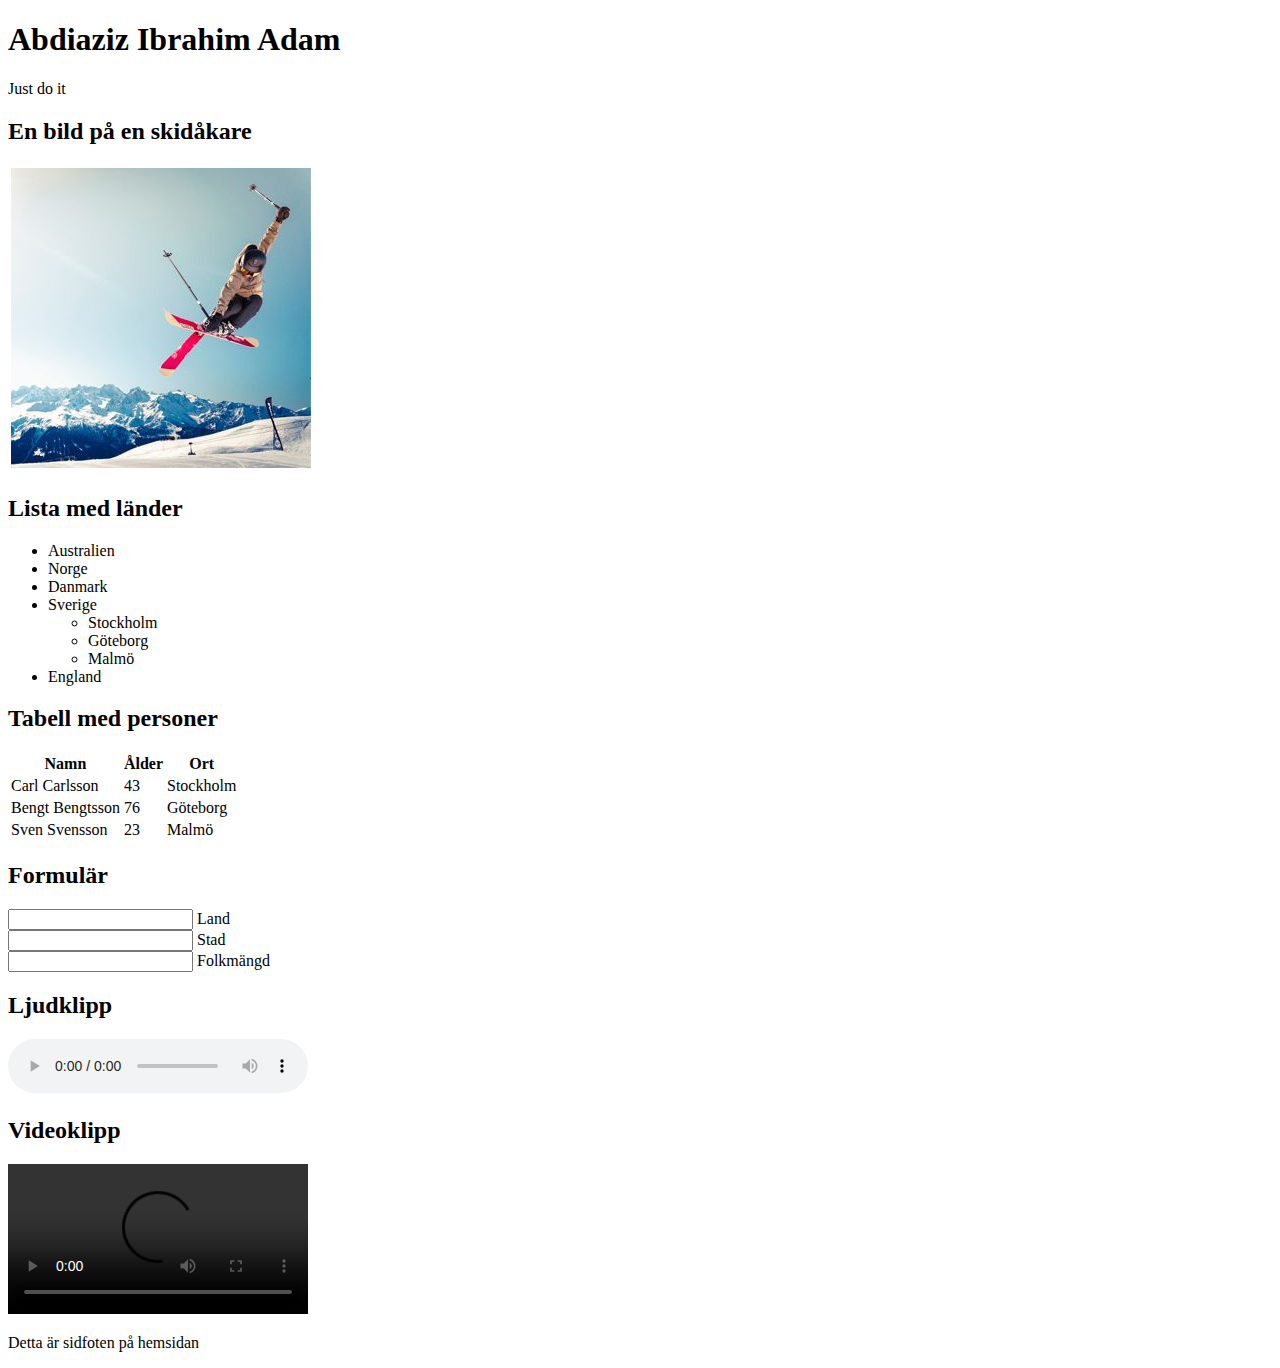
<file: Html & CSS/Checkpoint_2/index.html>
<!DOCTYPE html>
<html lang="sv">
<head>
    <meta charset="UTF-8">
    <meta name="description" content="Checkpoint 2">
    <meta name="author" content="Abdiaziz Ibrahim Adam">
    <title>Abdiaziz Ibrahim Adam</title>
</head>
<body>
    <header>
        <h1>Abdiaziz Ibrahim Adam</h1>
        <p>Just do it</p>
    </header>
    <main>
        <!-- Första sektionen -->
        <section>
            <h2>En bild på en skidåkare</h2>
            <table>
                <tr>
                    <td>
                        <img src="images/ski(300x300).jpg" alt="En skidåkare i luften">
                    </td>
                </tr>
            </table>
        </section>
        

        <!-- Andra sektionen -->
        <section>
            <h2>Lista med länder</h2>
            <ul>
                <li>Australien</li>
                <li>Norge</li>
                <li>Danmark</li>
                <li>Sverige
                    <ul>
                        <li>Stockholm</li>
                        <li>Göteborg</li>
                        <li>Malmö</li>
                    </ul>
                </li>
                <li>England</li>
            </ul>
        </section>

        <!-- Tredje sektionen -->
        <section>
            <h2>Tabell med personer</h2>
            <table>
                <thead>
                    <tr>
                        <th>Namn</th>
                        <th>Ålder</th>
                        <th>Ort</th>
                    </tr>
                </thead>
                <tbody>
                    <tr>
                        <td>Carl Carlsson</td>
                        <td>43</td>
                        <td>Stockholm</td>
                    </tr>
                    <tr>
                        <td>Bengt Bengtsson</td>
                        <td>76</td>
                        <td>Göteborg</td>
                    </tr>
                    <tr>
                        <td>Sven Svensson</td>
                        <td>23</td>
                        <td>Malmö</td>
                    </tr>
                </tbody>
            </table>
        </section>

        <!-- Fjärde sektionen -->
        <section>
            <h2>Formulär</h2>
            <form>
                <input type="text" id="land" name="land">
                <label for="land">Land</label><br>
                <input type="text" id="stad" name="stad">
                <label for="stad">Stad</label><br>
                <input type="text" id="folkmangd" name="folkmangd">
                <label for="folkmangd">Folkmängd</label><br>
            </form>
        </section>

        <!-- Femte sektionen -->
        <section>
            <h2>Ljudklipp</h2>
            <audio controls>
                <source src="https://webbkurs.ei.hv.se/media/house-vibes.mp3" type="audio/mp3">
                <source src="https://webbkurs.ei.hv.se/media/house-vibes.ogg" type="audio/ogg">
                <source src="https://webbkurs.ei.hv.se/media/house-vibes.aac" type="audio/aac">
                Din webbläsare stödjer inte ljudtaggen.
            </audio>
    
            <h2>Videoklipp</h2>
            <video controls>
                <source src="https://webbkurs.ei.hv.se/media/Big-Buck-Bunny.mp4" type="video/mp4">
                <source src="https://webbkurs.ei.hv.se/media/Big-Buck-Bunny.webm" type="video/webm">
                Din webbläsare stödjer inte videotaggen.
            </video>
        </section>
    </main>
    <footer>
        <p>Detta är sidfoten på hemsidan</p>
    </footer>
</body>
</html>
</file>
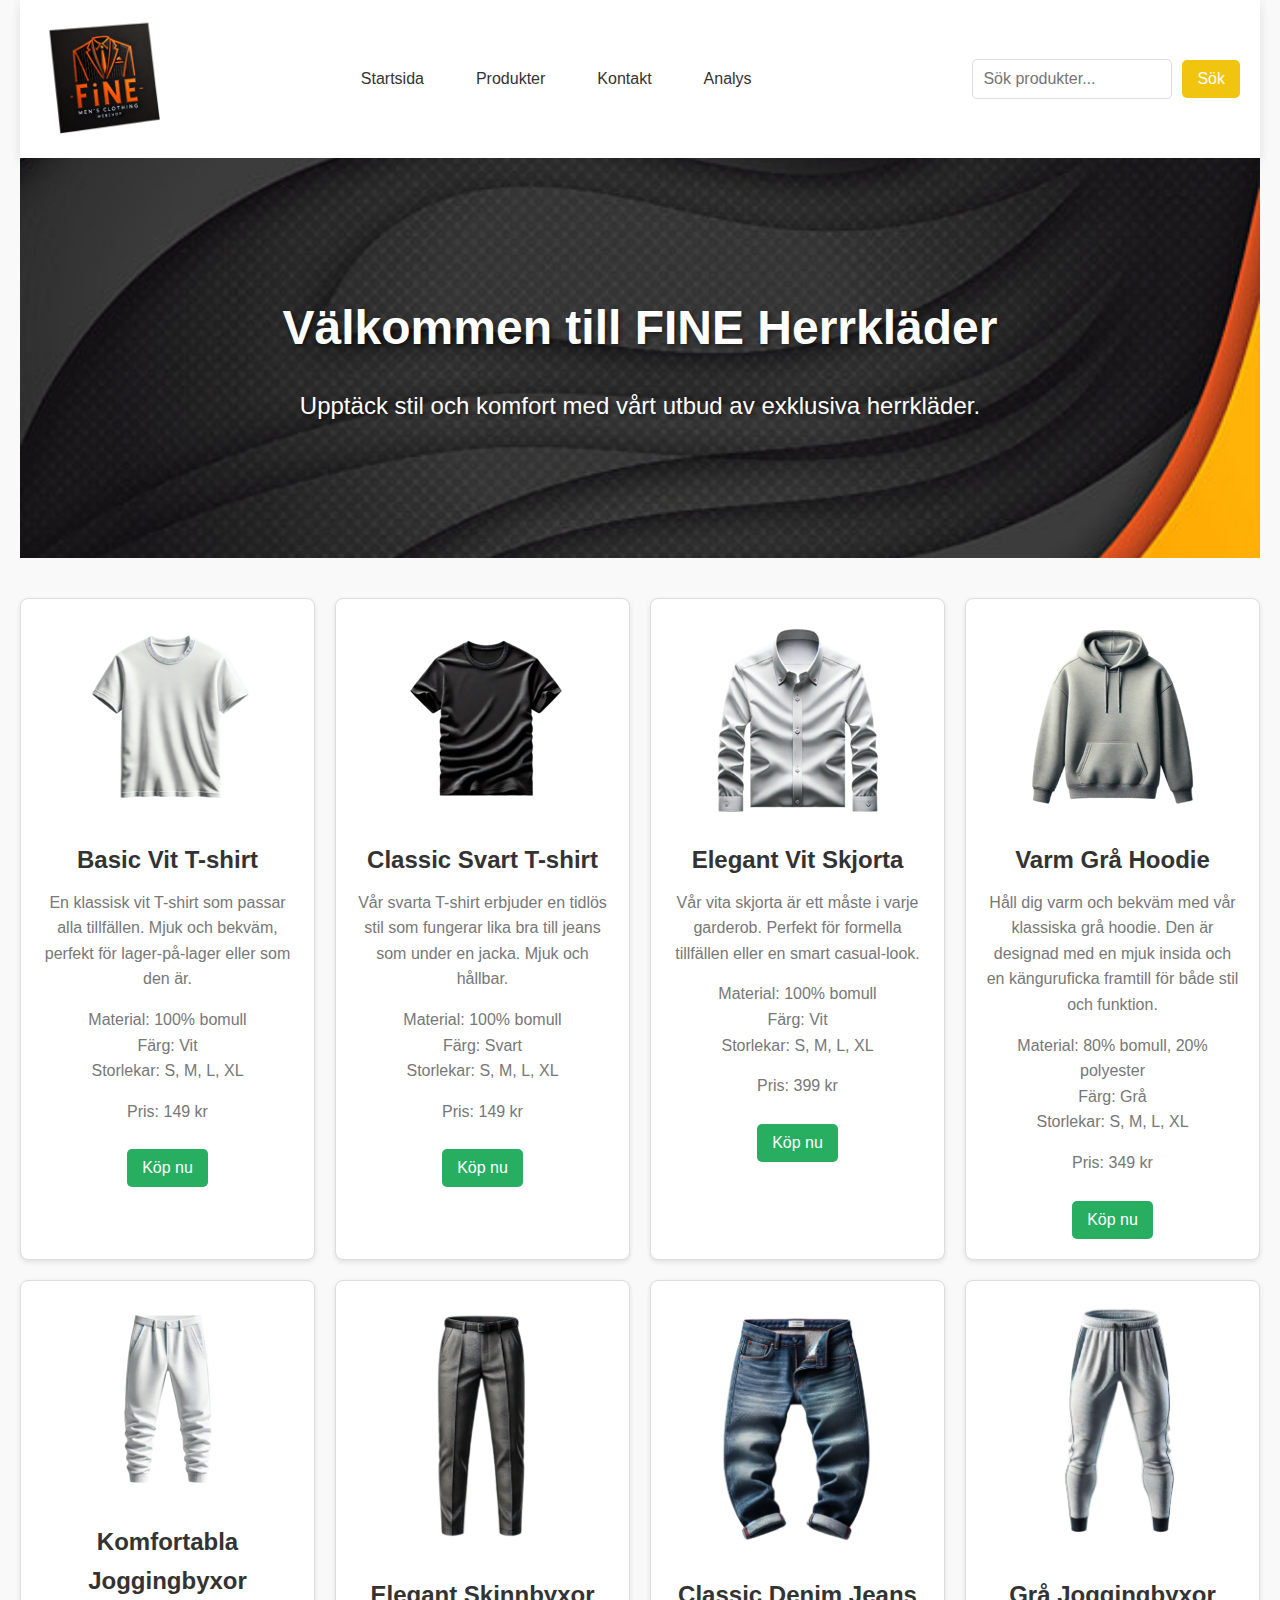
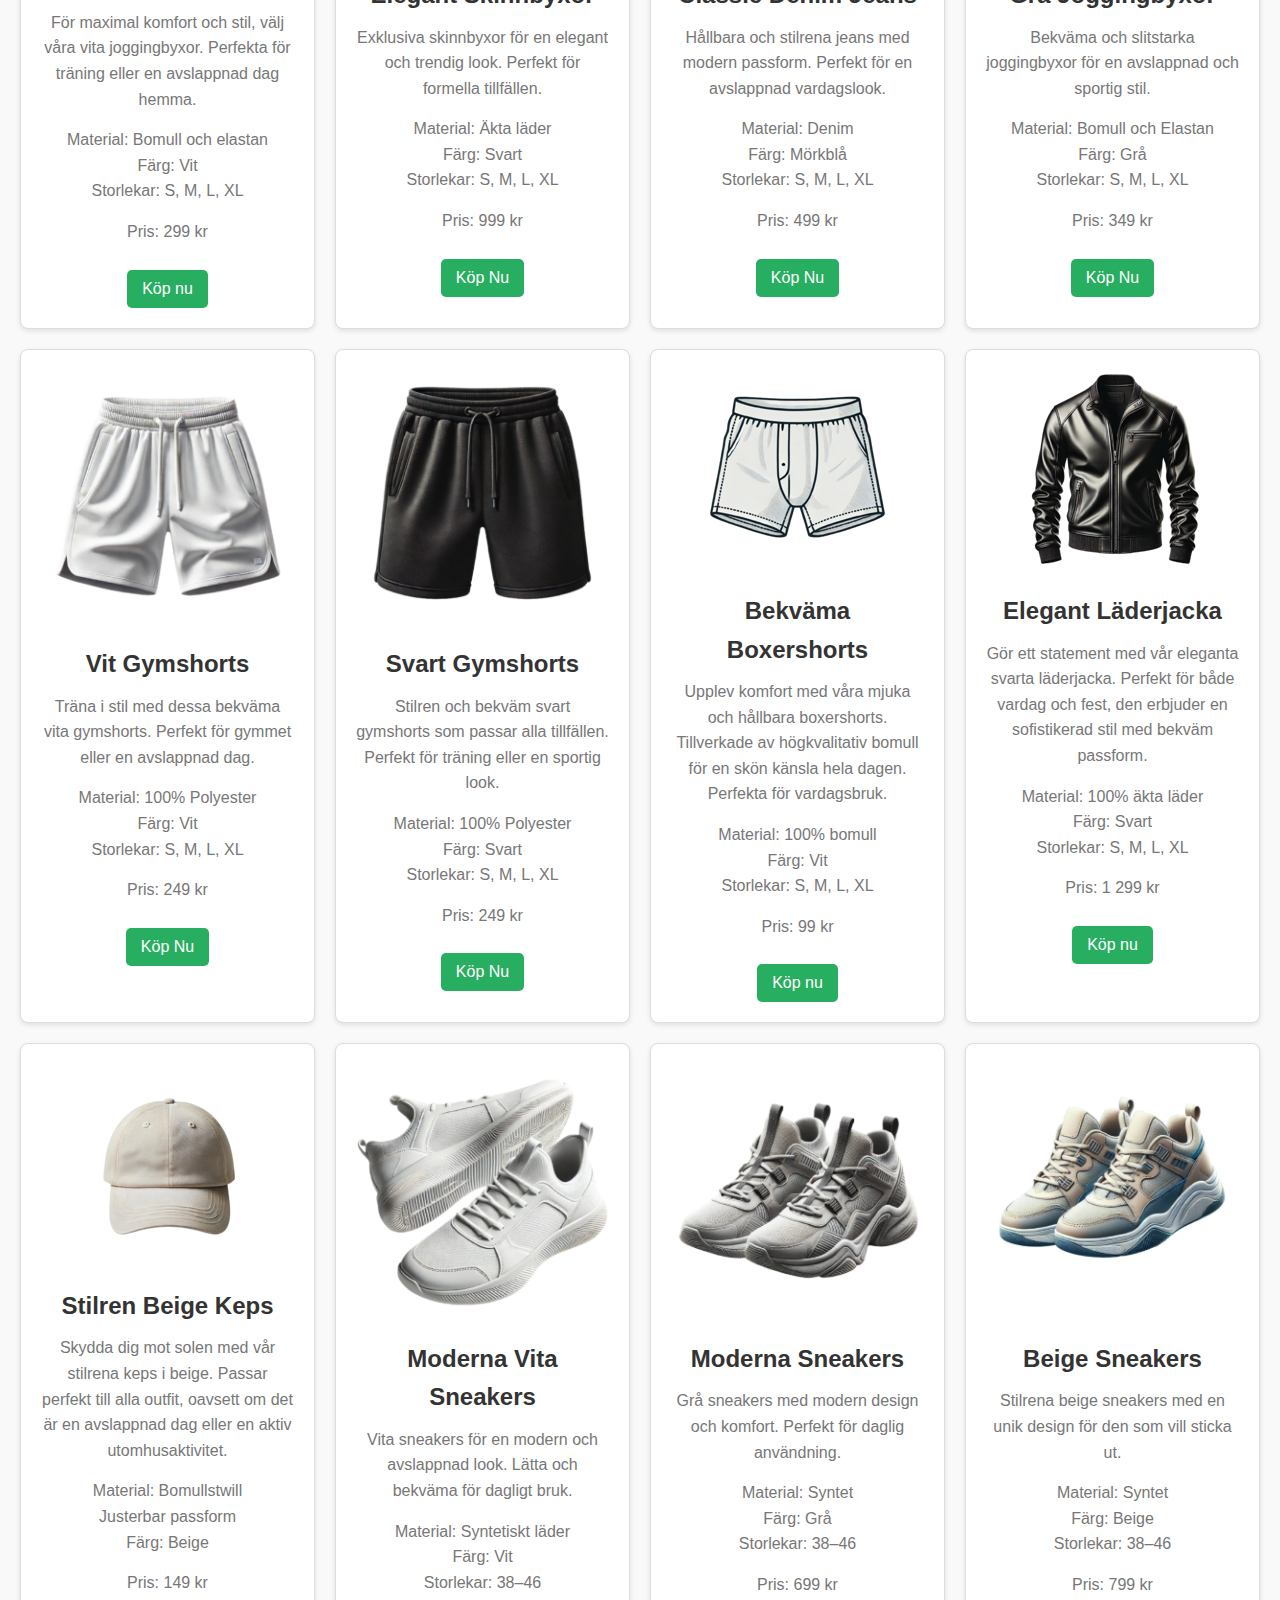
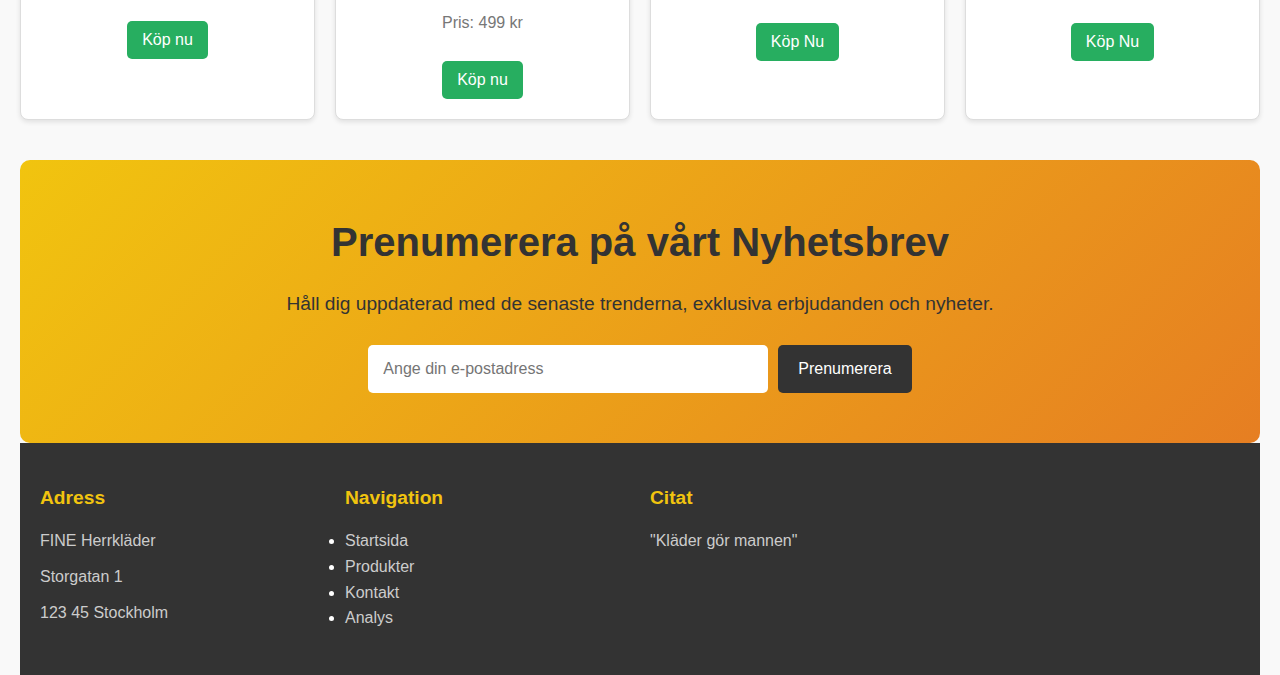
<file: Html & CSS/webbshop/index.html>
<!DOCTYPE html>
<html lang="sv">
<head>
    <meta charset="UTF-8">
    <meta name="description" content="Webbshop för herrkläder">
    <meta name="author" content="Abdiaziz Ibrahim Adam">
    <meta name="viewport" content="width=device-width, initial-scale=1.0">
    <title>Herrkläder Webbshop</title>
    <link rel="stylesheet" href="css/style.css">
</head>
<body>
    <div class="wrapper">

        <!-- Header -->
        <header class="header">
            <div class="logo-container">
                <img src="images/logo.png" alt="Logotyp" class="logo">
                
            </div>
            <nav>
                <ul class="nav">
                    <li><a href="index.html">Startsida</a></li>
                    <li><a href="#">Produkter</a></li>
                    <li><a href="#">Kontakt</a></li>
                    <li><a href="analys.html">Analys</a></li>
                </ul>
            </nav>
            <form class="search-form">
                <input type="text" name="query" class="search-input" placeholder="Sök produkter...">
                <button type="submit" class="search-button">Sök</button>
            </form>
        </header>

        <!-- Hero Section -->
        <div class="hero">
            <h1>Välkommen till FINE Herrkläder</h1>
            <p>Upptäck stil och komfort med vårt utbud av exklusiva herrkläder.</p>
        </div>


        <!-- Produkter -->
        <main class="products">
            <!-- T-shirts -->
            <article class="product">
                <img src="images/tshirt1.png" alt="Vit T-shirt" class="product-image">
                <h2>Basic Vit T-shirt</h2>
                <p class="product-description">En klassisk vit T-shirt som passar alla tillfällen. Mjuk och bekväm, perfekt för lager-på-lager eller som den är.</p>
                <p class="product-details">Material: 100% bomull<br>Färg: Vit<br>Storlekar: S, M, L, XL</p>
                <p class="product-price">Pris: 149 kr</p>
                <button class="buy-now">Köp nu</button>
            </article>
            <article class="product">
                <img src="images/tshirt2.png" alt="Svart T-shirt" class="product-image">
                <h2>Classic Svart T-shirt</h2>
                <p class="product-description">Vår svarta T-shirt erbjuder en tidlös stil som fungerar lika bra till jeans som under en jacka. Mjuk och hållbar.</p>
                <p class="product-details">Material: 100% bomull<br>Färg: Svart<br>Storlekar: S, M, L, XL</p>
                <p class="product-price">Pris: 149 kr</p>
                <button class="buy-now">Köp nu</button>
            </article>

            <!-- Skjorta -->
            <article class="product">
                <img src="images/shirt1.png" alt="Vit skjorta" class="product-image">
                <h2>Elegant Vit Skjorta</h2>
                <p class="product-description">Vår vita skjorta är ett måste i varje garderob. Perfekt för formella tillfällen eller en smart casual-look.</p>
                <p class="product-details">Material: 100% bomull<br>Färg: Vit<br>Storlekar: S, M, L, XL</p>
                <p class="product-price">Pris: 399 kr</p>
                <button class="buy-now">Köp nu</button>
            </article>

            <!-- Hoodie -->
            <article class="product">
                <img src="images/hodie1.png" alt="Grå hoodie" class="product-image">
                <h2>Varm Grå Hoodie</h2>
                <p class="product-description">Håll dig varm och bekväm med vår klassiska grå hoodie. Den är designad med en mjuk insida och en känguruficka framtill för både stil och funktion.</p>
                <p class="product-details">Material: 80% bomull, 20% polyester<br>Färg: Grå<br>Storlekar: S, M, L, XL</p>
                <p class="product-price">Pris: 349 kr</p>
                <button class="buy-now">Köp nu</button>
            </article>

            <!-- Byxor -->
            <article class="product">
                <img src="images/pants1.png" alt="Vita joggingbyxor" class="product-image">
                <h2>Komfortabla Joggingbyxor</h2>
                <p class="product-description">För maximal komfort och stil, välj våra vita joggingbyxor. Perfekta för träning eller en avslappnad dag hemma.</p>
                <p class="product-details">Material: Bomull och elastan<br>Färg: Vit<br>Storlekar: S, M, L, XL</p>
                <p class="product-price">Pris: 299 kr</p>
                <button class="buy-now">Köp nu</button>
            </article>

            <!-- Skinnbyxor -->
            <article class="product">
                <img src="images/pants2.png" alt="Skinnbyxor" class="product-image">
                <h2>Elegant Skinnbyxor</h2>
                <p class="product-description">Exklusiva skinnbyxor för en elegant och trendig look. Perfekt för formella tillfällen.</p>
                <p class="product-details">Material: Äkta läder<br>Färg: Svart<br>Storlekar: S, M, L, XL</p>
                <p class="product-price">Pris: 999 kr</p>
                <button class="buy-now">Köp Nu</button>
            </article>

            <!-- Jeans -->
            <article class="product">
                <img src="images/pants3.png" alt="Jeans" class="product-image">
                <h2>Classic Denim Jeans</h2>
                <p class="product-description">Hållbara och stilrena jeans med modern passform. Perfekt för en avslappnad vardagslook.</p>
                <p class="product-details">Material: Denim<br>Färg: Mörkblå<br>Storlekar: S, M, L, XL</p>
                <p class="product-price">Pris: 499 kr</p>
                <button class="buy-now">Köp Nu</button>
            </article>

            <!-- Joggingbyxor Grå -->
            <article class="product">
                <img src="images/pants4.png" alt="Joggingbyxor Grå" class="product-image">
                <h2>Grå Joggingbyxor</h2>
                <p class="product-description">Bekväma och slitstarka joggingbyxor för en avslappnad och sportig stil.</p>
                <p class="product-details">Material: Bomull och Elastan<br>Färg: Grå<br>Storlekar: S, M, L, XL</p>
                <p class="product-price">Pris: 349 kr</p>
                <button class="buy-now">Köp Nu</button>
            </article>

            <!-- Gymshorts Vit -->
            <article class="product">
                <img src="images/gymshorts1.png" alt="Gymshorts Vit" class="product-image">
                <h2>Vit Gymshorts</h2>
                <p class="product-description">Träna i stil med dessa bekväma vita gymshorts. Perfekt för gymmet eller en avslappnad dag.</p>
                <p class="product-details">Material: 100% Polyester<br>Färg: Vit<br>Storlekar: S, M, L, XL</p>
                <p class="product-price">Pris: 249 kr</p>
                <button class="buy-now">Köp Nu</button>
            </article>

            <!-- Gymshorts Svart -->
            <article class="product">
                <img src="images/gymshorts2.png" alt="Gymshorts Svart" class="product-image">
                <h2>Svart Gymshorts</h2>
                <p class="product-description">Stilren och bekväm svart gymshorts som passar alla tillfällen. Perfekt för träning eller en sportig look.</p>
                <p class="product-details">Material: 100% Polyester<br>Färg: Svart<br>Storlekar: S, M, L, XL</p>
                <p class="product-price">Pris: 249 kr</p>
                <button class="buy-now">Köp Nu</button>
            </article>

            <!-- Boxershorts -->
            <article class="product">
                <img src="images/boxers1.png" alt="Boxershorts" class="product-image">
                <h2>Bekväma Boxershorts</h2>
                <p class="product-description">Upplev komfort med våra mjuka och hållbara boxershorts. Tillverkade av högkvalitativ bomull för en skön känsla hela dagen. Perfekta för vardagsbruk.</p>
                <p class="product-details">Material: 100% bomull<br>Färg: Vit<br>Storlekar: S, M, L, XL</p>
                <p class="product-price">Pris: 99 kr</p>
                <button class="buy-now">Köp nu</button>
            </article>

            <!-- Jacka -->
            <article class="product">
                <img src="images/jacket1.png" alt="Svart läderjacka" class="product-image">
                <h2>Elegant Läderjacka</h2>
                <p class="product-description">Gör ett statement med vår eleganta svarta läderjacka. Perfekt för både vardag och fest, den erbjuder en sofistikerad stil med bekväm passform.</p>
                <p class="product-details">Material: 100% äkta läder<br>Färg: Svart<br>Storlekar: S, M, L, XL</p>
                <p class="product-price">Pris: 1 299 kr</p>
                <button class="buy-now">Köp nu</button>
            </article>

            <!-- Keps -->
            <article class="product">
                <img src="images/cap1.png" alt="Beige keps" class="product-image">
                <h2>Stilren Beige Keps</h2>
                <p class="product-description">Skydda dig mot solen med vår stilrena keps i beige. Passar perfekt till alla outfit, oavsett om det är en avslappnad dag eller en aktiv utomhusaktivitet.</p>
                <p class="product-details">Material: Bomullstwill<br>Justerbar passform<br>Färg: Beige</p>
                <p class="product-price">Pris: 149 kr</p>
                <button class="buy-now">Köp nu</button>
            </article>

            <!-- skor -->
            <article class="product">
                <img src="images/shoes1.png" alt="Vita sneakers" class="product-image">
                <h2>Moderna Vita Sneakers</h2>
                <p class="product-description">Vita sneakers för en modern och avslappnad look. Lätta och bekväma för dagligt bruk.</p>
                <p class="product-details">Material: Syntetiskt läder<br>Färg: Vit<br>Storlekar: 38–46</p>
                <p class="product-price">Pris: 499 kr</p>
                <button class="buy-now">Köp nu</button>
            </article>

            <!-- Sneakers Grå -->
            <article class="product">
                <img src="images/shoes2.png" alt="Sneakers Grå" class="product-image">
                <h2>Moderna Sneakers</h2>
                <p class="product-description">Grå sneakers med modern design och komfort. Perfekt för daglig användning.</p>
                <p class="product-details">Material: Syntet<br>Färg: Grå<br>Storlekar: 38–46</p>
                <p class="product-price">Pris: 699 kr</p>
                <button class="buy-now">Köp Nu</button>
            </article>

            <!-- Sneakers Beige -->
            <article class="product">
                <img src="images/shoes3.png" alt="Sneakers Beige" class="product-image">
                <h2>Beige Sneakers</h2>
                <p class="product-description">Stilrena beige sneakers med en unik design för den som vill sticka ut.</p>
                <p class="product-details">Material: Syntet<br>Färg: Beige<br>Storlekar: 38–46</p>
                <p class="product-price">Pris: 799 kr</p>
                <button class="buy-now">Köp Nu</button>
            </article>

        </main>

        <!-- Prenumererings sektionen -->
        <section class="newsletter">
            <div class="newsletter-container">
                <h2>Prenumerera på vårt Nyhetsbrev</h2>
                <p>Håll dig uppdaterad med de senaste trenderna, exklusiva erbjudanden och nyheter.</p>
                <form class="newsletter-form">
                    <input type="email" class="newsletter-input" placeholder="Ange din e-postadress" required>
                    <button type="submit" class="newsletter-button">Prenumerera</button>
                </form>
            </div>
        </section>
        
        
        <!-- Footer -->
        <footer class="footer">
            <div class="footer-section">
                <h3>Adress</h3>
                <p>FINE Herrkläder</p>
                <p>Storgatan 1</p>
                <p>123 45 Stockholm</p>
            </div>
            <div class="footer-section">
                <h3>Navigation</h3>
                <ul>
                    <li><a href="index.html">Startsida</a></li>
                    <li><a href="#">Produkter</a></li>
                    <li><a href="#">Kontakt</a></li>
                    <li><a href="analys.html">Analys</a></li>
                </ul>
            </div>
            <div class="footer-section">
                <h3>Citat</h3>
                <p>"Kläder gör mannen"</p>
            </div>
        </footer>
    </div>
</body>
</html>
</file>
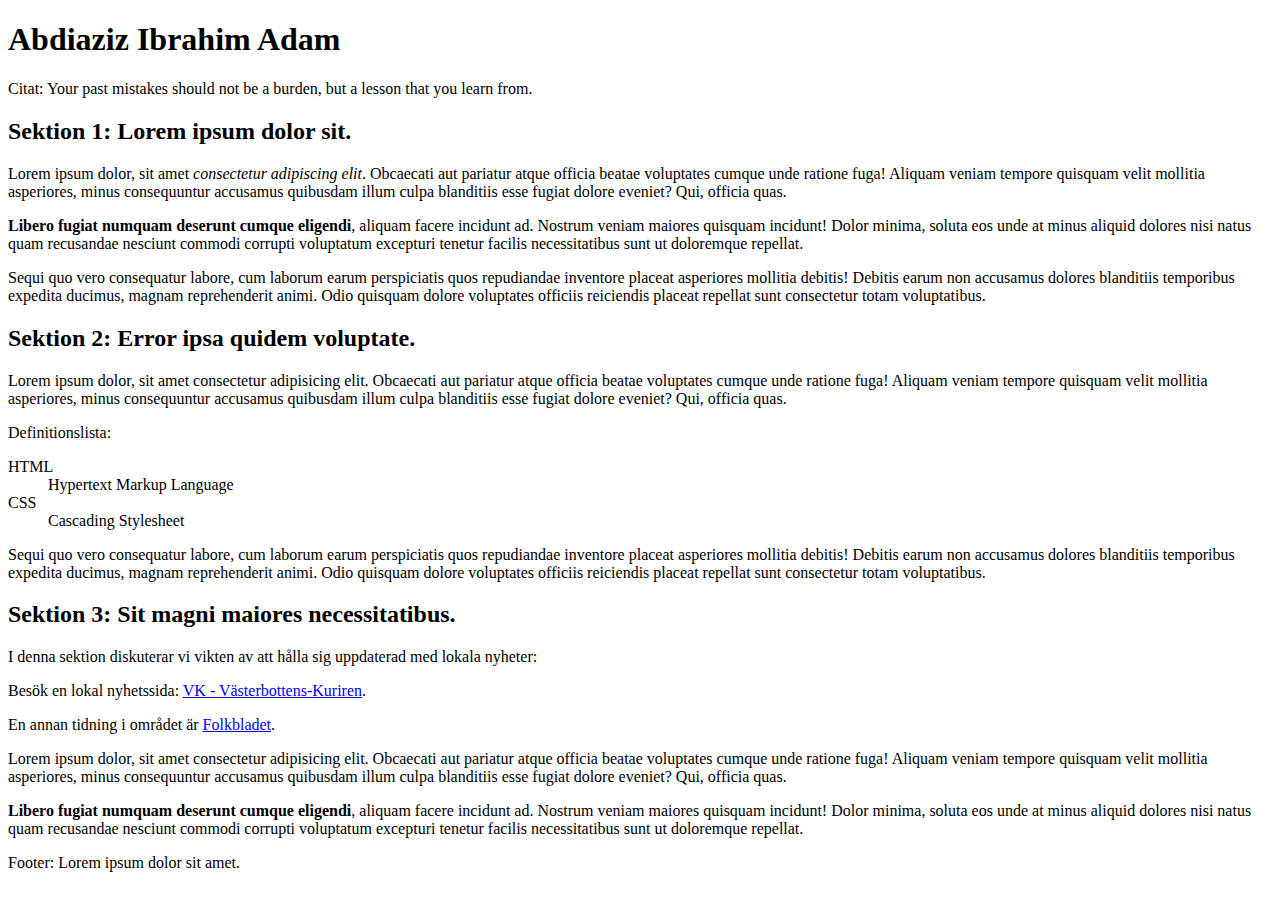
<file: Html & CSS/Checkpoint_1/index .html>
<!DOCTYPE html>
<html lang="sv">
<head>
    <meta charset="UTF-8">
    <meta name="description" content="Checkpoint 1">
    <meta name="author" content="Abdiaziz Ibrahim Adam">
    <title>Abdiaziz Ibrahim Adam</title>
</head>
<body>
    <header>
        <h1>Abdiaziz Ibrahim Adam</h1>
        <p>Citat: Your past mistakes should not be a burden, but a lesson that you learn from.</p>
    </header>
    <main>
        <section>
            <h2>Sektion 1: Lorem ipsum dolor sit.</h2>
            <p lang="zxx">Lorem ipsum dolor, sit amet <em>consectetur adipiscing elit</em>. Obcaecati aut pariatur atque officia beatae voluptates cumque unde ratione fuga! Aliquam veniam tempore quisquam velit mollitia asperiores, minus consequuntur accusamus quibusdam illum culpa blanditiis esse fugiat dolore eveniet? Qui, officia quas.</p>
            <p lang="zxx"><strong>Libero fugiat numquam deserunt cumque eligendi</strong>, aliquam facere incidunt ad. Nostrum veniam maiores quisquam incidunt! Dolor minima, soluta eos unde at minus aliquid dolores nisi natus quam recusandae nesciunt commodi corrupti voluptatum excepturi tenetur facilis necessitatibus sunt ut doloremque repellat.</p>
            <p lang="zxx">Sequi quo vero consequatur labore, cum laborum earum perspiciatis quos repudiandae inventore placeat asperiores mollitia debitis! Debitis earum non accusamus dolores blanditiis temporibus expedita ducimus, magnam reprehenderit animi. Odio quisquam dolore voluptates officiis reiciendis placeat repellat sunt consectetur totam voluptatibus.</p>
        </section>
        <section>
            <h2>Sektion 2: Error ipsa quidem voluptate.</h2>
            <p lang="zxx">Lorem ipsum dolor, sit amet consectetur adipisicing elit. Obcaecati aut pariatur atque officia beatae voluptates cumque unde ratione fuga! Aliquam veniam tempore quisquam velit mollitia asperiores, minus consequuntur accusamus quibusdam illum culpa blanditiis esse fugiat dolore eveniet? Qui, officia quas.</p>
            <p>Definitionslista:</p>
            <dl>
                <dt>HTML</dt>
                <dd>Hypertext Markup Language</dd>
                <dt>CSS</dt>
                <dd>Cascading Stylesheet</dd>
            </dl>
            <p lang="zxx">Sequi quo vero consequatur labore, cum laborum earum perspiciatis quos repudiandae inventore placeat asperiores mollitia debitis! Debitis earum non accusamus dolores blanditiis temporibus expedita ducimus, magnam reprehenderit animi. Odio quisquam dolore voluptates officiis reiciendis placeat repellat sunt consectetur totam voluptatibus.</p>
        </section>
        <section>
            <h2>Sektion 3: Sit magni maiores necessitatibus.</h2>
            <p>I denna sektion diskuterar vi vikten av att hålla sig uppdaterad med lokala nyheter:</p>
            <p>Besök en lokal nyhetssida: <a href="https://www.vk.se/" target="_blank" rel="noopener noreferrer">VK - Västerbottens-Kuriren</a>.</p>
            <p>En annan tidning i området är <a href="https://www.folkbladet.nu/" target="_blank" rel="noopener noreferrer">Folkbladet</a>.</p>
            <p lang="zxx">Lorem ipsum dolor, sit amet consectetur adipisicing elit. Obcaecati aut pariatur atque officia beatae voluptates cumque unde ratione fuga! Aliquam veniam tempore quisquam velit mollitia asperiores, minus consequuntur accusamus quibusdam illum culpa blanditiis esse fugiat dolore eveniet? Qui, officia quas.</p>
            <p lang="zxx"><strong>Libero fugiat numquam deserunt cumque eligendi</strong>, aliquam facere incidunt ad. Nostrum veniam maiores quisquam incidunt! Dolor minima, soluta eos unde at minus aliquid dolores nisi natus quam recusandae nesciunt commodi corrupti voluptatum excepturi tenetur facilis necessitatibus sunt ut doloremque repellat.</p>
        </section>    
    </main>
    <footer>
        <p>Footer: Lorem ipsum dolor sit amet.</p>
    </footer>
    <!-- HTTPS står för "Hypertext Transfer Protocol Secure". Det används för att säkert överföra data mellan en webbläsare och en server genom kryptering. -->
</body>
</html>
</file>
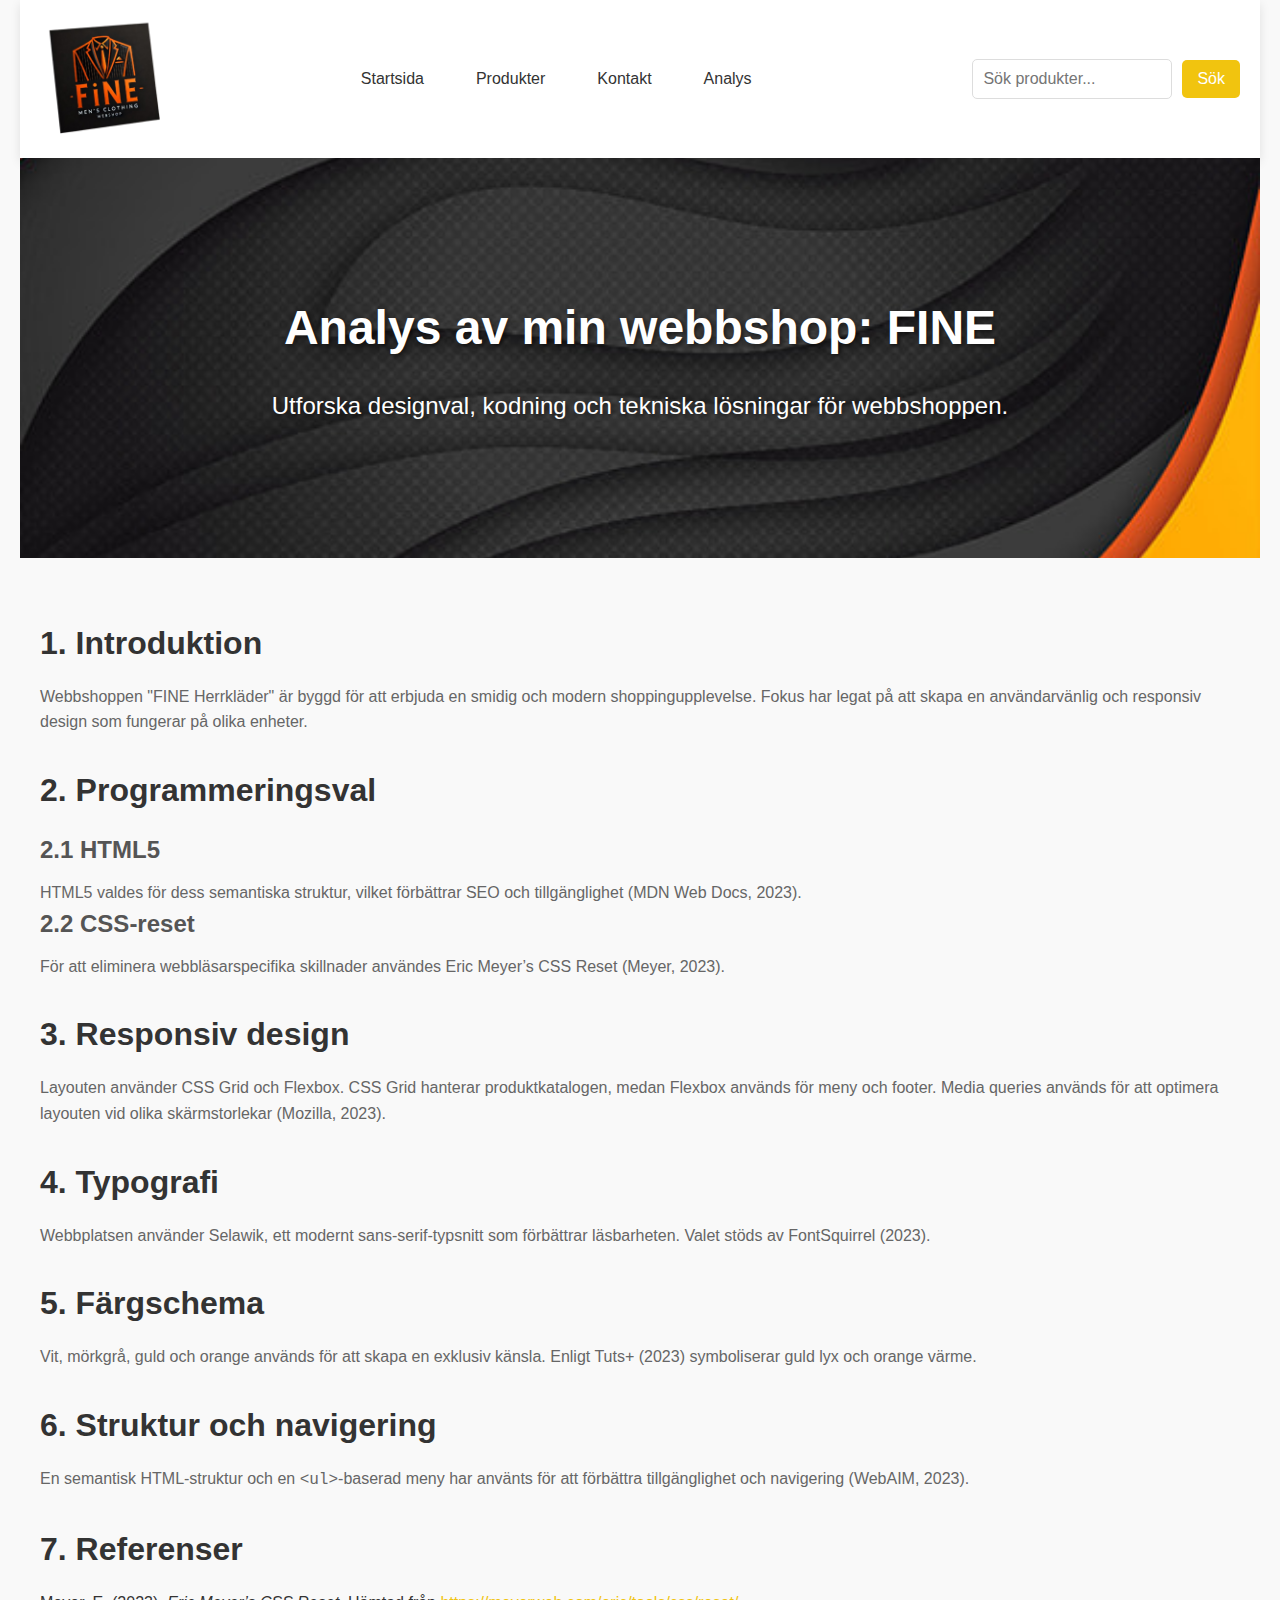
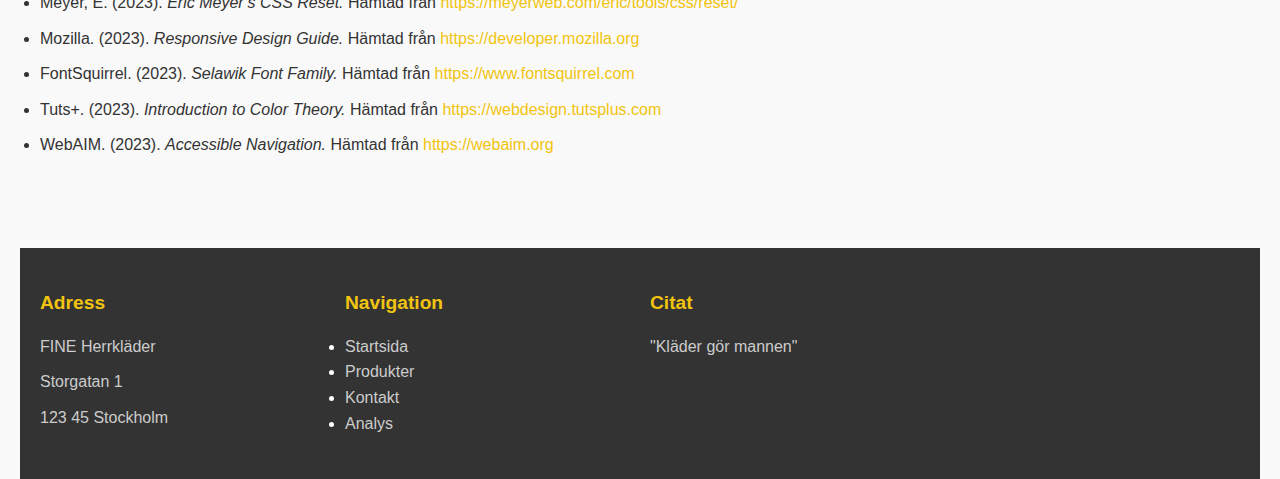
<file: Html & CSS/webbshop/analys.html>
<!DOCTYPE html>
<html lang="sv">
<head>
    <meta charset="UTF-8">
    <meta name="description" content="Analys av min webbshop: Herrkläder">
    <meta name="author" content="Abdiaziz Ibrahim Adam">
    <meta name="viewport" content="width=device-width, initial-scale=1.0">
    <title>Analys av min webbshop: FINE</title>
    <link rel="stylesheet" href="css/style.css">
</head>
<body>
    <div class="wrapper">

        <!-- Header -->
        <header class="header">
            <div class="logo-container">
                <img src="images/logo.png" alt="Logotyp för FINE Herrkläder" class="logo">
            </div>
            <nav>
                <ul class="nav">
                    <li><a href="index.html">Startsida</a></li>
                    <li><a href="produkter.html">Produkter</a></li>
                    <li><a href="kontakt.html">Kontakt</a></li>
                    <li><a href="analys.html">Analys</a></li>
                </ul>
            </nav>
            <form class="search-form">
                <input type="text" name="query" class="search-input" placeholder="Sök produkter...">
                <button type="submit" class="search-button">Sök</button>
            </form>
        </header>

        <!-- Hero Section -->
        <div class="hero analysis-hero">
            <h1>Analys av min webbshop: FINE</h1>
            <p>Utforska designval, kodning och tekniska lösningar för webbshoppen.</p>
        </div>

        <!-- Analysinnehåll -->
        <main class="analysis">
            <section class="analysis-section">
                <h2>1. Introduktion</h2>
                <p>Webbshoppen "FINE Herrkläder" är byggd för att erbjuda en smidig och modern shoppingupplevelse. Fokus har legat på att skapa en användarvänlig och responsiv design som fungerar på olika enheter.</p>
            </section>

            <section class="analysis-section">
                <h2>2. Programmeringsval</h2>
                <h3>2.1 HTML5</h3>
                <p>HTML5 valdes för dess semantiska struktur, vilket förbättrar SEO och tillgänglighet (MDN Web Docs, 2023).</p>
                <h3>2.2 CSS-reset</h3>
                <p>För att eliminera webbläsarspecifika skillnader användes Eric Meyer’s CSS Reset (Meyer, 2023).</p>
            </section>

            <section class="analysis-section">
                <h2>3. Responsiv design</h2>
                <p>Layouten använder CSS Grid och Flexbox. CSS Grid hanterar produktkatalogen, medan Flexbox används för meny och footer. Media queries används för att optimera layouten vid olika skärmstorlekar (Mozilla, 2023).</p>
            </section>

            <section class="analysis-section">
                <h2>4. Typografi</h2>
                <p>Webbplatsen använder Selawik, ett modernt sans-serif-typsnitt som förbättrar läsbarheten. Valet stöds av FontSquirrel (2023).</p>
            </section>

            <section class="analysis-section">
                <h2>5. Färgschema</h2>
                <p>Vit, mörkgrå, guld och orange används för att skapa en exklusiv känsla. Enligt Tuts+ (2023) symboliserar guld lyx och orange värme.</p>
            </section>

            <section class="analysis-section">
                <h2>6. Struktur och navigering</h2>
                <p>En semantisk HTML-struktur och en <code>&lt;ul&gt;</code>-baserad meny har använts för att förbättra tillgänglighet och navigering (WebAIM, 2023).</p>
            </section>

            <section class="analysis-section">
                <h2>7. Referenser</h2>
                <ul class="references">
                    <li>Meyer, E. (2023). <i>Eric Meyer’s CSS Reset.</i> Hämtad från <a href="https://meyerweb.com/eric/tools/css/reset/" target="_blank">https://meyerweb.com/eric/tools/css/reset/</a></li>
                    <li>Mozilla. (2023). <i>Responsive Design Guide.</i> Hämtad från <a href="https://developer.mozilla.org/en-US/docs/Learn/CSS/CSS_layout/Responsive_Design" target="_blank">https://developer.mozilla.org</a></li>
                    <li>FontSquirrel. (2023). <i>Selawik Font Family.</i> Hämtad från <a href="https://www.fontsquirrel.com" target="_blank">https://www.fontsquirrel.com</a></li>
                    <li>Tuts+. (2023). <i>Introduction to Color Theory.</i> Hämtad från <a href="https://webdesign.tutsplus.com/articles/an-introduction-to-color-theory-for-web-designers--webdesign-1437" target="_blank">https://webdesign.tutsplus.com</a></li>
                    <li>WebAIM. (2023). <i>Accessible Navigation.</i> Hämtad från <a href="https://webaim.org/intro/" target="_blank">https://webaim.org</a></li>
                </ul>
            </section>
        </main>

        <!-- Footer -->
        <footer class="footer">
            <div class="footer-section">
                <h3>Adress</h3>
                <p>FINE Herrkläder</p>
                <p>Storgatan 1</p>
                <p>123 45 Stockholm</p>
            </div>
            <div class="footer-section">
                <h3>Navigation</h3>
                <ul>
                    <li><a href="index.html">Startsida</a></li>
                    <li><a href="produkter.html">Produkter</a></li>
                    <li><a href="kontakt.html">Kontakt</a></li>
                    <li><a href="analys.html">Analys</a></li>
                </ul>
            </div>
            <div class="footer-section">
                <h3>Citat</h3>
                <p>"Kläder gör mannen"</p>
            </div>
        </footer>
    </div>
</body>
</html>
</file>
<file: Html & CSS/webbshop/css/style.css>
/* === CSS Reset === */
/* Nollställer marginaler, padding och box-modellen */
* {
    margin: 0;
    padding: 0;
    box-sizing: border-box;
}

/* === Global Styling === */
/* Basinställningar för typsnitt, färg och wrapper */
body {
    font-family: 'Selawik', sans-serif; /* Enkelt och modernt typsnitt */
    background-color: #f9f9f9; /* Neutral bakgrundsfärg */
    color: #333; /* Standard textfärg */
    line-height: 1.6; /* Bättre läsbarhet */
}

.wrapper {
    max-width: 1300px; /* Maximal bredd för centrerat innehåll */
    margin: 0 auto;
    padding: 0 20px; /* Lite inre marginal */
}

/* === Header Styling === */
/* Header med logo och meny */
.header {
    display: flex;
    justify-content: space-between;
    align-items: center;
    background-color: white;
    box-shadow: 0px 4px 10px rgba(0, 0, 0, 0.1);
    padding: 15px 20px;
}

.logo {
    max-height: 120px; /* Standardhöjd för logotyp */
    width: auto; /* Bevarar proportioner */
}

.nav {
    display: flex;
    gap: 20px;
}

.nav li {
    list-style: none;
}

.nav a {
    text-decoration: none;
    color: #333;
    font-size: 1rem;
    padding: 10px 15px;
    transition: all 0.3s ease-in-out;
    border: 1px solid transparent;
}

.nav a:hover {
    background-color: #f1c40f;
    color: white;
    border-color: #f1c40f;
}

/* === Sökfält Styling === */
.search-form {
    display: flex;
    align-items: center;
    gap: 10px;
    margin-left: 20px;
}

.search-input {
    width: 200px;
    padding: 10px;
    border: 1px solid #ddd;
    border-radius: 5px;
    font-size: 1rem;
    outline: none;
    transition: all 0.3s ease;
}

.search-input:focus {
    border-color: #f1c40f;
    box-shadow: 0 0 5px rgba(241, 196, 15, 0.5);
}

.search-button {
    background-color: #f1c40f;
    color: white;
    border: none;
    padding: 10px 15px;
    font-size: 1rem;
    border-radius: 5px;
    cursor: pointer;
    transition: all 0.3s ease;
}

.search-button:hover {
    background-color: #e67e22;
}

/* === Hero Section === */
/* Sektion för välkomsttext och bakgrund */
.hero {
    height: 400px; /* Standardhöjd för hero-sektionen */
    background-image: url('../images/hero.png'); /* Bakgrundsbild */
    background-size: cover;
    background-position: center;
    display: flex;
    flex-direction: column; /* Vertikal layout */
    align-items: center;
    justify-content: center;
    text-align: center;
    color: #ffffff;
    text-shadow: 2px 2px 4px rgba(0, 0, 0, 0.5); /* Textskugga */
    padding: 0 20px;
}

.hero h1 {
    font-size: 3rem;
    font-weight: bold;
    margin-bottom: 10px;
}

.hero p {
    font-size: 1.5rem;
    margin-top: 10px;
}

/* === Produkter Styling === */
/* Grid-layout för produkterna */
.products {
    display: grid;
    grid-template-columns: repeat(auto-fit, minmax(250px, 1fr));
    gap: 20px;
    margin: 40px 0;
}

.product {
    background-color: white;
    border: 1px solid #ddd;
    border-radius: 8px;
    padding: 20px;
    text-align: center;
    box-shadow: 0 2px 5px rgba(0, 0, 0, 0.1);
    transition: transform 0.3s ease, box-shadow 0.3s ease;
}

.product:hover {
    transform: translateY(-5px);
    box-shadow: 0 4px 15px rgba(0, 0, 0, 0.2);
}

.product img {
    max-width: 100%;
    height: auto;
    border-radius: 5px;
    margin-bottom: 15px;
}

.product h2 {
    font-size: 1.5rem;
    color: #333;
    margin-bottom: 10px;
    font-weight: bold;
}

.product p {
    font-size: 1rem;
    color: #777;
    margin-bottom: 15px;
}

.product .price {
    font-size: 1.2rem;
    color: #27ae60;
    font-weight: bold;
}

/* Köp nu-knapp */
.buy-now {
    background-color: #27ae60;
    color: white;
    border: none;
    padding: 10px 15px;
    font-size: 1rem;
    border-radius: 5px;
    cursor: pointer;
    transition: all 0.3s ease;
    margin-top: 10px;
}

.buy-now:hover {
    background-color: #2ecc71;
}

/* === Nyhetsbrevssektion === */
.newsletter {
    background: linear-gradient(135deg, #f1c40f, #e67e22);
    padding: 50px 20px;
    color: #333;
    text-align: center;
    border-radius: 10px;
    margin-top: 40px;
}

.newsletter-container {
    max-width: 800px;
    margin: 0 auto;
}

.newsletter h2 {
    font-size: 2.5rem;
    font-weight: bold;
    color: #333;
    margin-bottom: 15px;
}

.newsletter p {
    font-size: 1.2rem;
    margin-bottom: 25px;
}

.newsletter-form {
    display: flex;
    flex-wrap: wrap;
    justify-content: center;
    gap: 10px;
}

.newsletter-input {
    width: calc(100% - 150px);
    max-width: 400px;
    padding: 15px;
    font-size: 1rem;
    border: none;
    border-radius: 5px;
    outline: none;
}

.newsletter-button {
    background-color: #333;
    color: white;
    padding: 15px 20px;
    font-size: 1rem;
    border: none;
    border-radius: 5px;
    cursor: pointer;
    transition: background-color 0.3s ease;
}

.newsletter-button:hover {
    background-color: #555;
}

/* === Footer Styling === */
.footer {
    background-color: #333;
    color: white;
    padding: 40px 20px;
    display: grid;
    grid-template-columns: repeat(4, 1fr);
    gap: 20px;
}

.footer-section h3 {
    font-size: 1.2rem;
    margin-bottom: 15px;
    color: #f1c40f;
}

.footer-section p,
.footer-section a {
    font-size: 1rem;
    color: #ccc;
    margin-bottom: 10px;
    text-decoration: none;
}

.footer-section a:hover {
    color: #f1c40f;
}

/* === Analys-sektion Styling === */
.analysis {
    margin: 40px 0;
    padding: 20px;
    background-color: #f9f9f9;
    border-radius: 10px;
}

.analysis section {
    margin-bottom: 30px;
}

.analysis h2 {
    font-size: 2rem;
    color: #333;
    margin-bottom: 15px;
}

.analysis h3 {
    font-size: 1.5rem;
    color: #555;
    margin-bottom: 10px;
}

.analysis p {
    font-size: 1rem;
    line-height: 1.6;
    color: #666;
}

.references ul {
    list-style-type: none;
    padding: 0;
}

.references li {
    margin-bottom: 10px;
}

.references a {
    color: #f1c40f;
    text-decoration: none;
}

.references a:hover {
    text-decoration: underline;
}


/* === Responsiv Design === */
@media screen and (max-width: 900px) {
    .footer {
        grid-template-columns: 1fr 1fr;
    }

    .products {
        grid-template-columns: repeat(2, 1fr);
    }

    .nav {
        flex-direction: column;
    }
}

/* Responsiv design för sökfält */
@media screen and (max-width: 768px) {
    .search-form {
        margin-top: 10px;
        flex-direction: column;
    }
    .search-input {
        width: 100%;
    }
    .search-button {
        width: 100%;
    }
}

@media screen and (max-width: 500px) {
    .footer {
        grid-template-columns: 1fr;
    }

    .products {
        grid-template-columns: 1fr;
    }

    .hero {
        height: 300px;
    }

    .hero h1 {
        font-size: 2rem;
    }

    .hero p {
        font-size: 1rem;
    }
}
</file>
